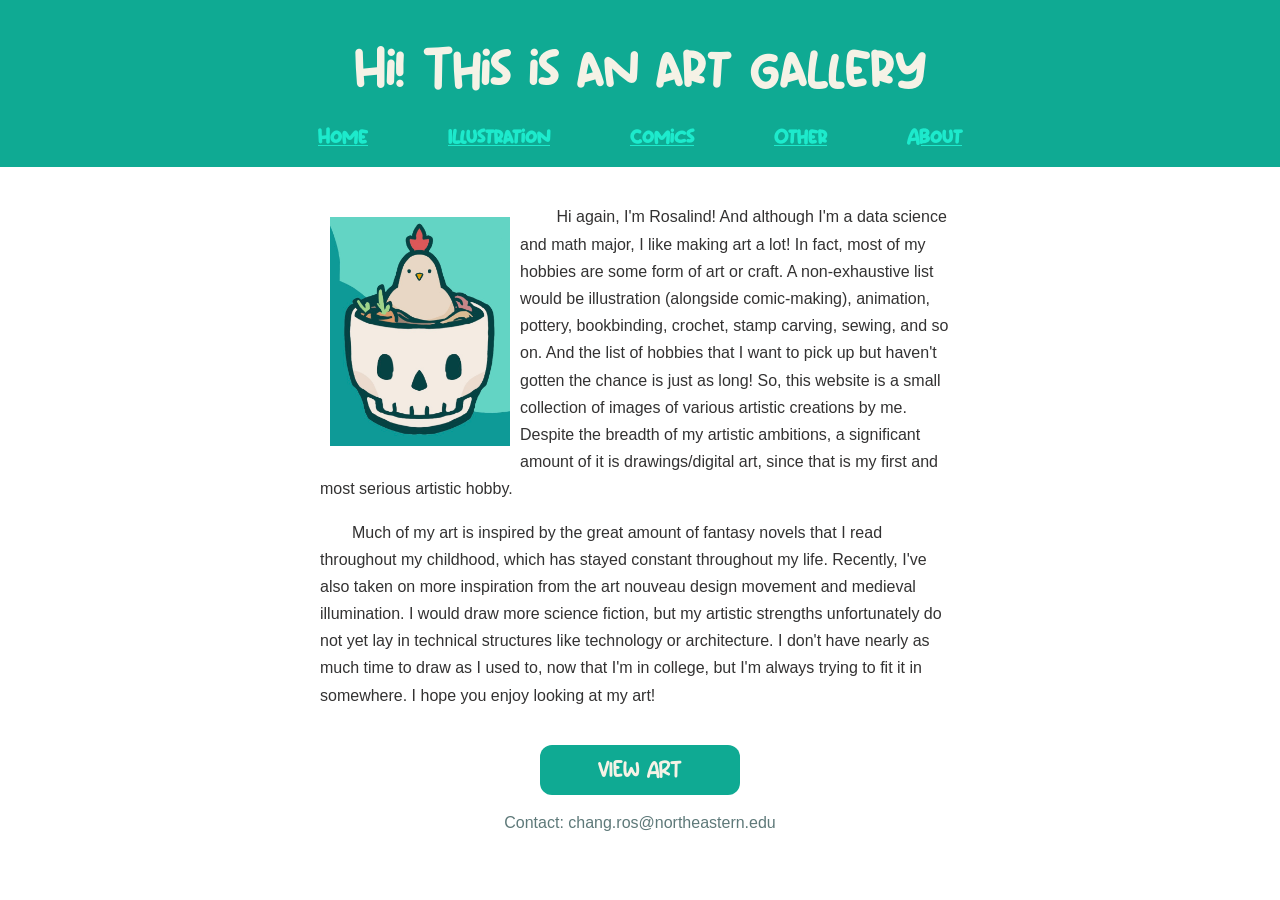
<file: index.html>
<!DOCTYPE html>
<html lang="en">
<head>
    <meta charset="UTF-8">
    <meta name="viewport" content="width=device-width, initial-scale=1.0">
    <title>Personal Website</title>
    <link rel="stylesheet" href="style.css">
</head>
<body>
    <header>
        <div class = "pagetop">
            <div>
                <h1 id="greeting">Hi! This is an art gallery</h1>
            </div>
            <nav>
                <ul>
                    <li><h2><a href="index.html">Home</a></h2></li>
                    <li><h2><a href="illo.html">Illustration</a></h2></li>
                    <li><h2><a href="comic.html">Comics</a></h2></li>
                    <li><h2><a href="other.html">Other</a></h2></li>
                    <li><h2><a href="about.html" >About</a></h3></li>
                </ul>
            </nav>
        </div>

    </header>

  
    <div class="maintext">
        <img id = "mainimage" src="images/birdbrainsoup.jpeg" alt="" width = 180>
        <p id = 'main'> &emsp;&emsp; Hi again, I'm Rosalind! And although I'm a data science and math major, I like making art a lot! In fact, most of my hobbies are some form of art or craft.
         A non-exhaustive list would be illustration (alongside comic-making), animation, pottery, bookbinding, crochet, stamp carving, sewing, and so on. 
         And the list of hobbies that I want to pick up but haven't gotten the chance is just as long! 
         So, this website is a small collection of images of various artistic creations by me. 
         Despite the breadth of my artistic ambitions, a significant amount of it is drawings/digital art, since that is my first and most serious artistic hobby. </p>
    
    <p>
        &emsp;&emsp;Much of my art is inspired by the great amount of fantasy novels that I read throughout my childhood, which has stayed constant throughout my life. 
        Recently, I've also taken on more inspiration from the art nouveau design movement and medieval illumination. 
        I would draw more science fiction, but my artistic strengths unfortunately do not yet lay in technical structures like technology or architecture. 
        I don't have nearly as much time to draw as I used to, now that I'm in college, but I'm always trying to fit it in somewhere. 
        I hope you enjoy looking at my art!  </p></div>

        <button id = 'navigationButton' class="center" style="width: 200px; height: 50px; background-color: #0faa93; color: #F5F2E6; font-family: Mabook; font-size: 20px; border: none; border-radius: 12px;">VIEW ART</button>
    <script>
        const navigationButton = document.getElementById('navigationButton')
        navigationButton.addEventListener('click', function(){
            window.location.href = 'illo.html';
        }

        )
    </script>
    

<p class= "center" style = "text-align: center; color: rgb(94, 121, 121);">Contact: chang.ros@northeastern.edu</p>
    
</body>
</html>
</file>
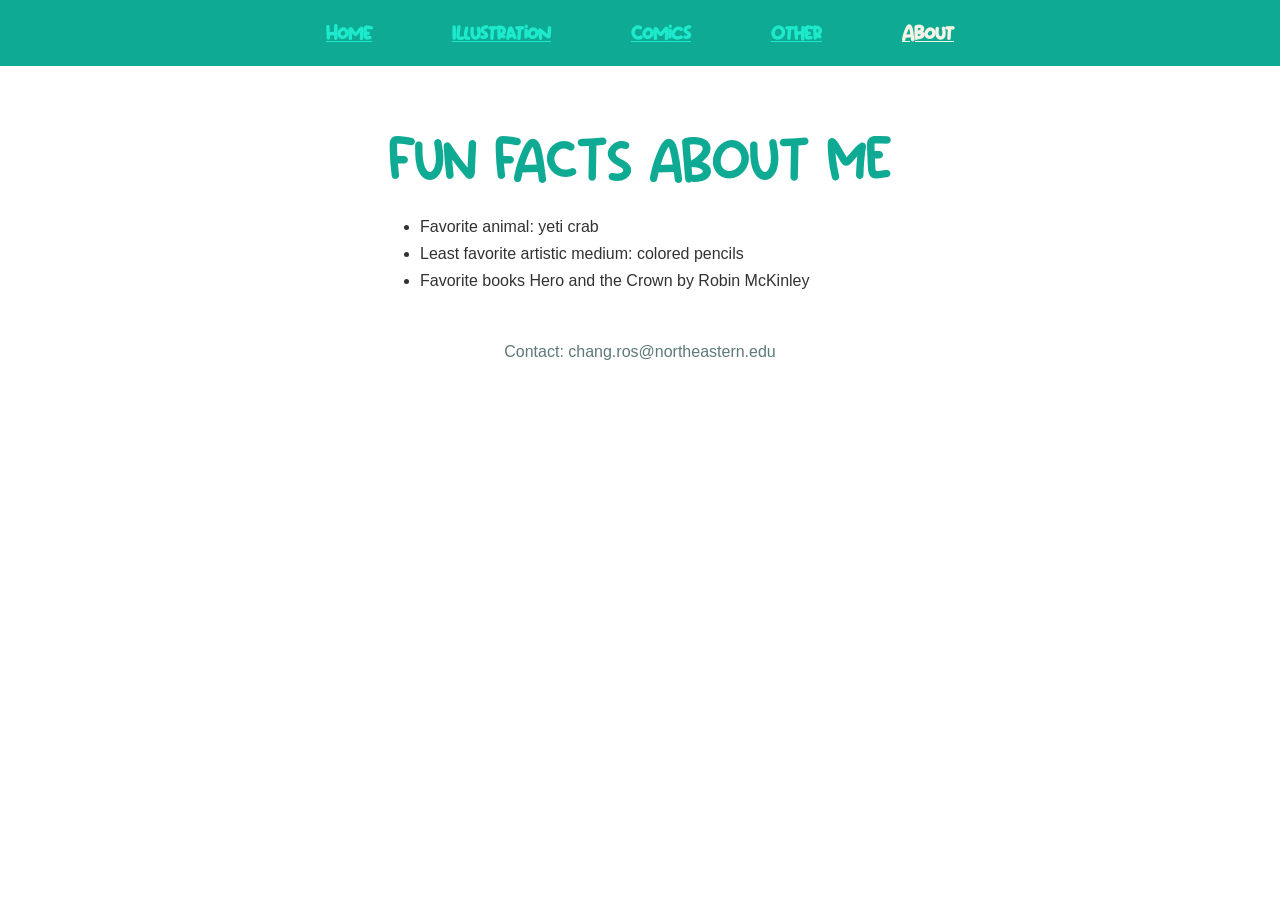
<file: about.html>
<!DOCTYPE html>
<html lang="en">
<head>
    <meta charset="UTF-8">
    <meta name="viewport" content="width=device-width, initial-scale=1.0">
    <title>Personal Website</title>
    <link rel="stylesheet" href="style.css">
</head>
<body>
   <header>
        <div class = "pagetop">

            <nav>
                <ul>
                    <li><h3><a href="index.html">Home</a></h3></li>
                    <li><h3><a href="illo.html">Illustration</a></h3></li>
                    <li><h3><a href="comic.html">Comics</a></h3></li>
                    <li><h3><a href="other.html">Other</a></h3></li>
                    <li><h3><a href="about.html" class="highlight">About</a></h3></li>

                </ul>
            </nav>
        </div>

    </header>

    <div class = "maintext">
        <h1 style = "color:#0faa93 "> FUN FACTS ABOUT ME</h1>
        <ul style="list-style-type:disc; flex-direction:column; margin: 10px 100px">
            <li> Favorite animal: yeti crab </li>
            <li> Least favorite artistic medium: colored pencils</li>
            <li>Favorite books Hero and the Crown by Robin McKinley</li>

        </ul>
    </div>

<p class= "center" style = "text-align: center; color: rgb(94, 121, 121);">Contact: chang.ros@northeastern.edu</p>
</body>
</html>
</file>
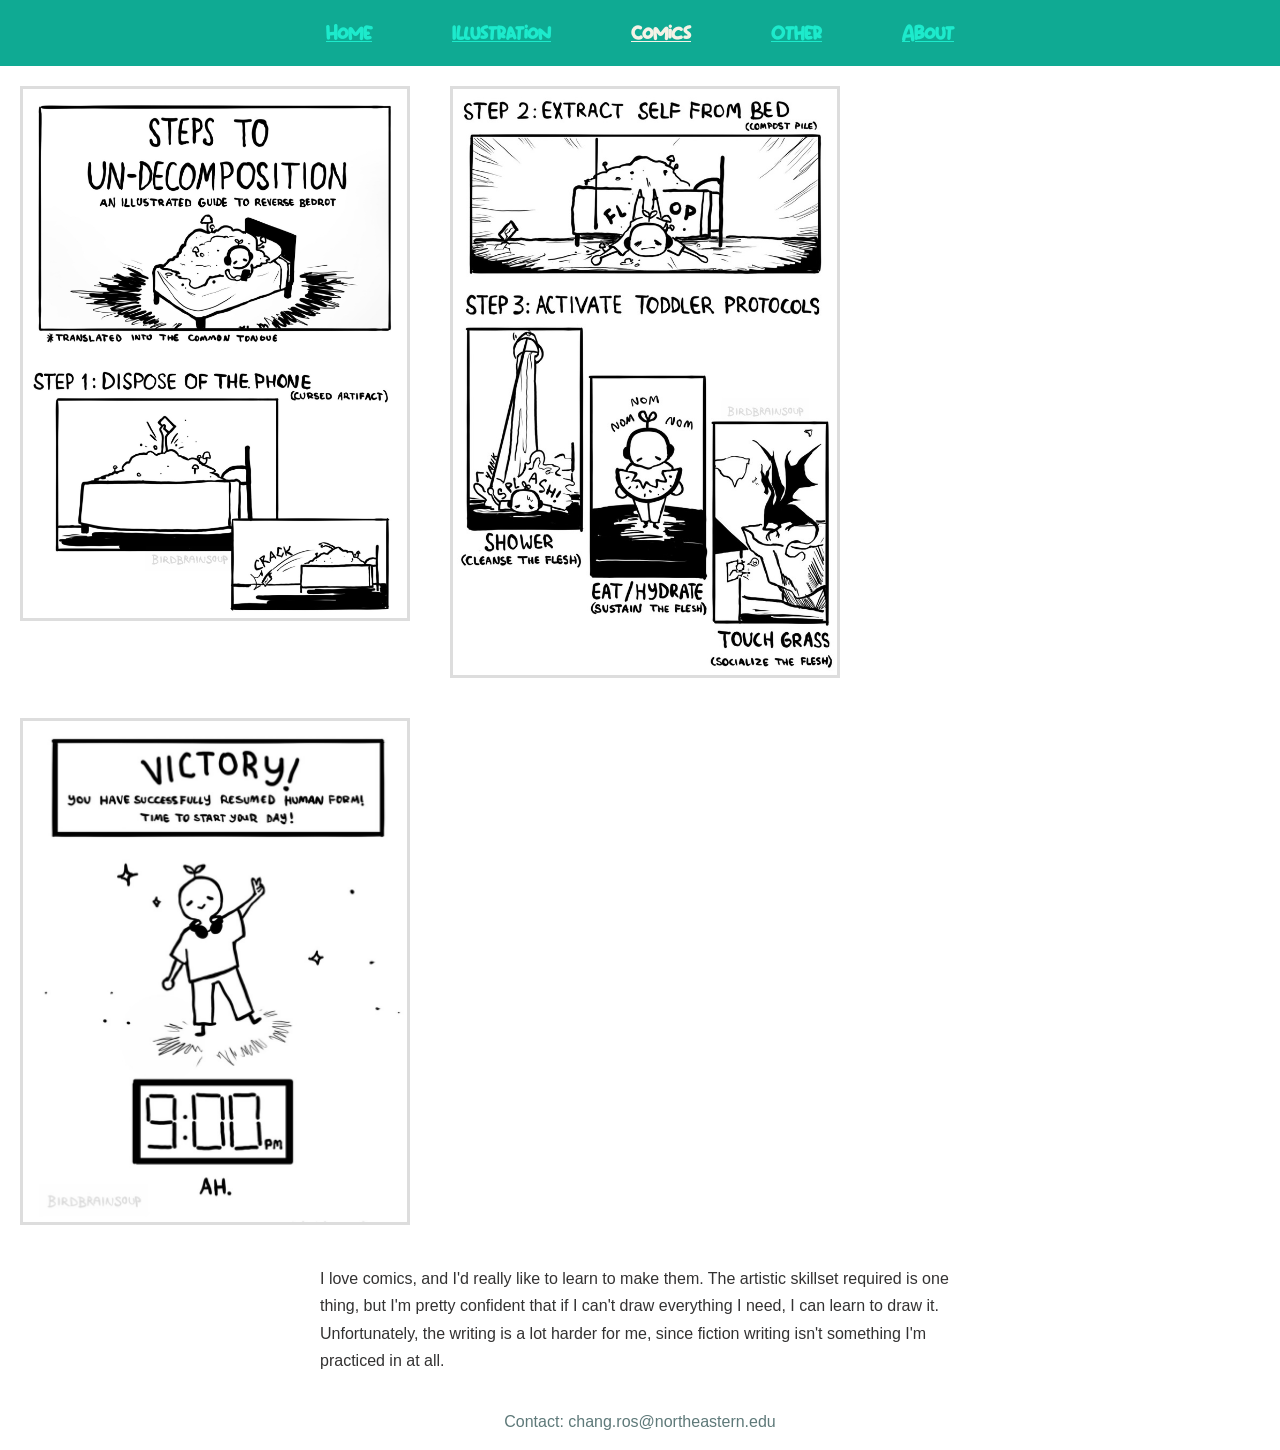
<file: comic.html>
<!DOCTYPE html>
<html lang="en">
<head>
    <meta charset="UTF-8">
    <meta name="viewport" content="width=device-width, initial-scale=1.0">
    <title>Personal Website </title>
    <link rel="stylesheet" href="style.css">
</head>
<body>
   <header>
        <div class = "pagetop">

            <nav>
                <ul>
                    <li><h3><a href="index.html">Home</a></h3></li>
                    <li><h3><a href="illo.html" >Illustration</a></h3></li>
                    <li><h3><a href="comic.html"class="highlight">Comics</a></h3></li>
                    <li><h3><a href="other.html">Other</a></h3></li>
                    <li><h3><a href="about.html" >About</a></h3></li>

                </ul>
            </nav>
        </div>

    </header>

    <img src="images/decom1.jpeg" alt="" width = 30%vw class = "display" style="border: 3px solid #ddd">
    <img src="images/decom2.jpeg" alt="" width = 30%vw class = "display" style="border: 3px solid #ddd">
    <img src="images/decom3.jpeg" alt="" width = 30%vw class = "display" style="border: 3px solid #ddd">
    
    <p class="maintext"style="clear: both;"> I love comics, and I'd really like to learn to make them.
        The artistic skillset required is one thing, but I'm pretty confident that if I can't draw everything I need, I can learn to draw it.
        Unfortunately, the writing is a lot harder for me, since fiction writing isn't something I'm practiced in at all.  </p>
<p class= "center" style = "text-align: center; color: rgb(94, 121, 121);">Contact: chang.ros@northeastern.edu</p>
</body>
</html>
</file>
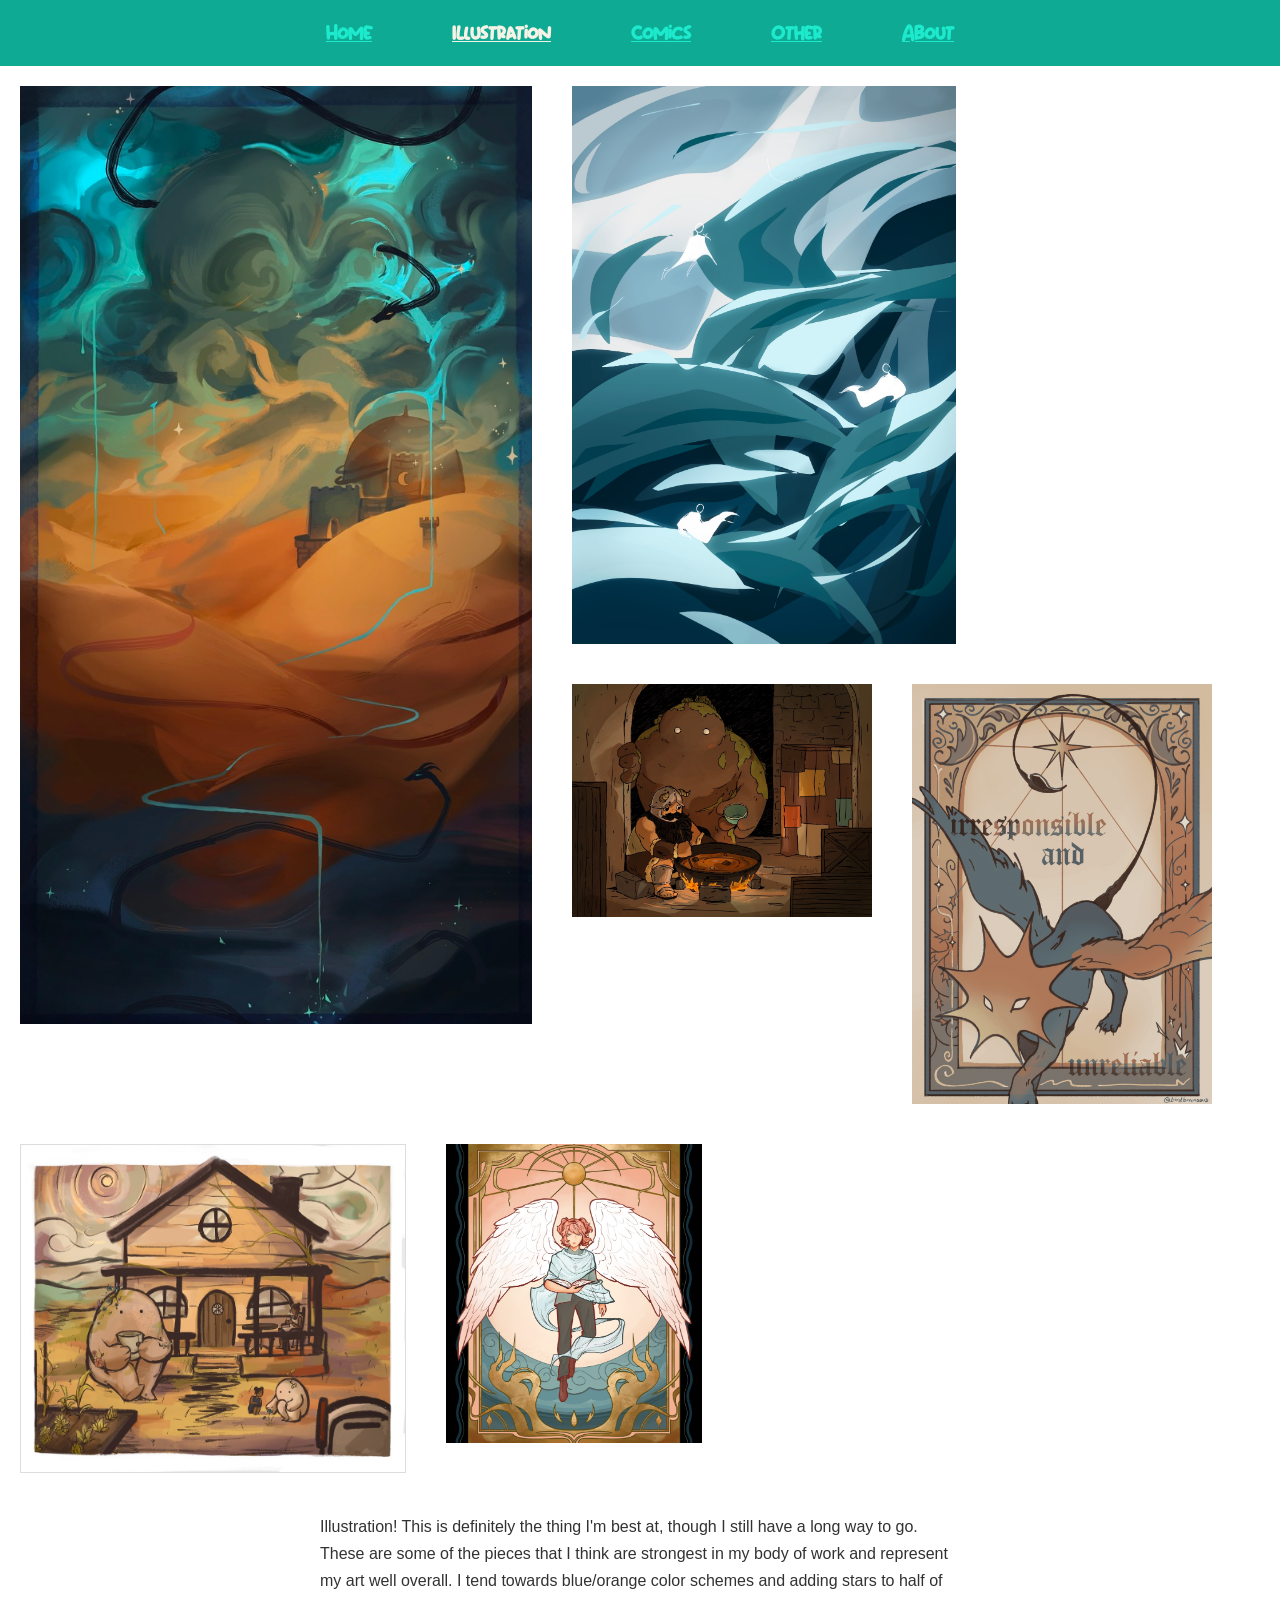
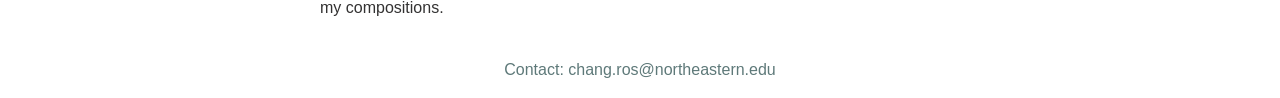
<file: illo.html>
<!DOCTYPE html>
<html lang="en">
<head>
    <meta charset="UTF-8">
    <meta name="viewport" content="width=device-width, initial-scale=1.0">
    <title>Personal Website </title>
    <link rel="stylesheet" href="style.css">
</head>
<body>
   <header>
        <div class = "pagetop">

            <nav>
                <ul>
                    <li><h3><a href="index.html">Home</a></h3></li>
                    <li><h3><a href="illo.html" class="highlight">Illustration</a></h3></li>
                    <li><h3><a href="comic.html">Comics</a></h3></li>
                    <li><h3><a href="other.html">Other</a></h3></li>
                    <li><h3><a href="about.html" >About</a></h3></li>
                </ul>
            </nav>
        </div>

    </header>

    <img src="images/skyfall.jpeg" alt="" width= 40%; class = "display">
    <img src="images/waves.jpeg" alt="" width= 30%; class = "display">
    <img src="images/soup.jpeg" alt="" width = 300 class = "display">
    <img src="images/irresponsible.jpeg" alt="" width = 300 class = "display">
    <img src="images/content.jpeg" alt="" width = 30% class = "display" style="border: 1px solid #ddd">
    <img src="images/lev.jpeg" alt="" width = 20% class = "display">

    <p class="maintext"style="clear: both;"> Illustration! This is definitely the thing I'm best at, though I still have a long way to go.
        These are some of the pieces that I think are strongest in my body of work and represent my art well overall. 
        I tend towards blue/orange color schemes and adding stars to half of my compositions.  </p>
<p class= "center" style = "text-align: center; color: rgb(94, 121, 121); display: block;">Contact: chang.ros@northeastern.edu</p>
</body>
</html>
</file>
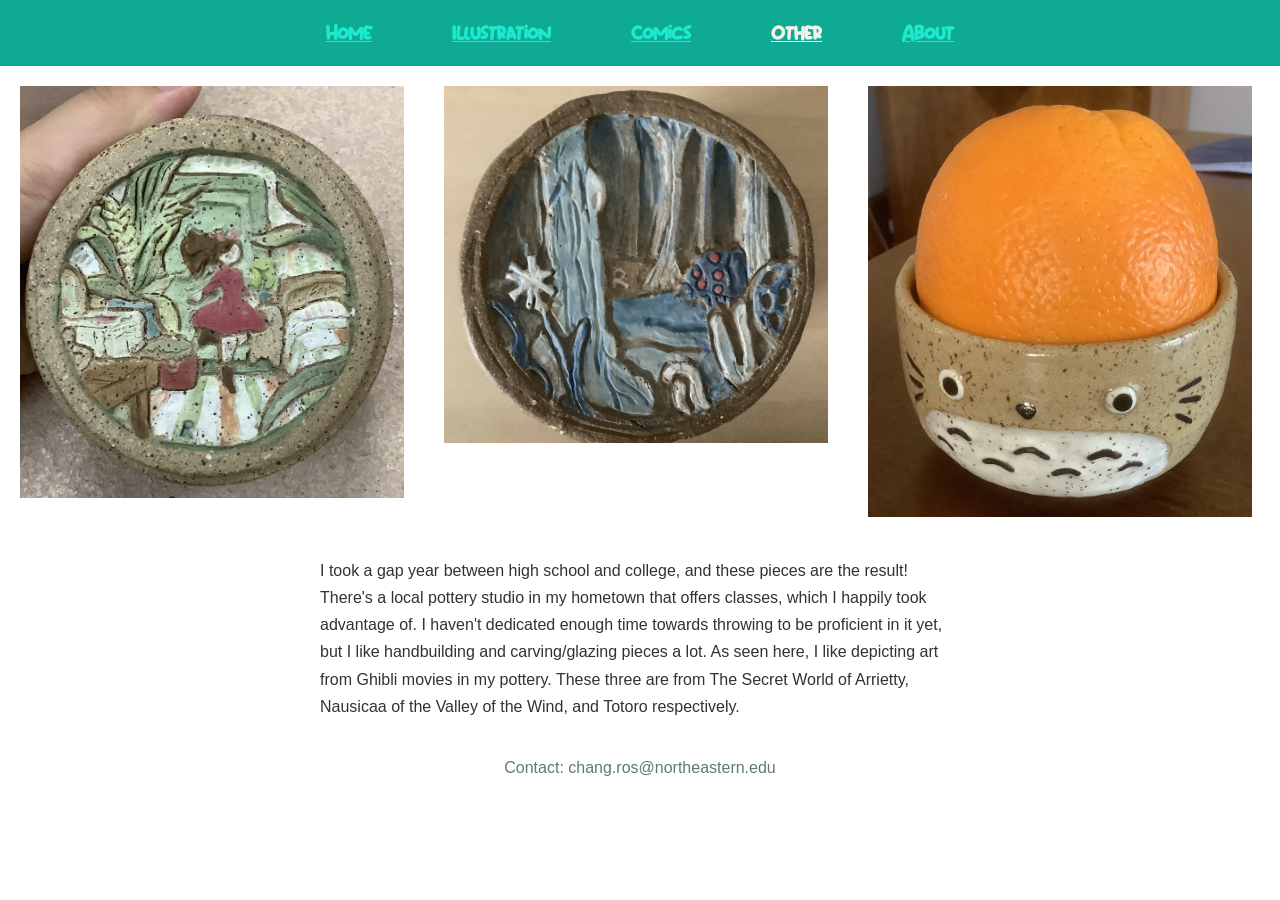
<file: other.html>
<!DOCTYPE html>
<html lang="en">
<head>
    <meta charset="UTF-8">
    <meta name="viewport" content="width=device-width, initial-scale=1.0">
    <title>Personal Website </title>
    <link rel="stylesheet" href="style.css">
</head>
<body>
   <header>
        <div class = "pagetop">

            <nav>
                <ul>
                    <li><h3><a href="index.html">Home</a></h3></li>
                    <li><h3><a href="illo.html" >Illustration</a></h3></li>
                    <li><h3><a href="comic.html">Comics</a></h3></li>
                    <li><h3><a href="other.html"class="highlight">Other</a></h3></li>
                    <li><h3><a href="about.html" >About</a></h3></li>
                </ul>
            </nav>
        </div>

    </header>

    <img src="images/ceram_arrietty.jpg" alt="" width = 30%vw class = "display">
    <img src="images/ceram_nausicaa.jpg" alt="" width = 30%vw class = "display">
    <img src="images/ceram_totoro.jpg" alt="" width = 30%vw class = "display">

    <p class="maintext"style="clear: both;">I took a gap year between high school and college, and these pieces are the result! 
        There's a local pottery studio in my hometown that offers classes, which I happily took advantage of. 
        I haven't dedicated enough time towards throwing to be proficient in it yet, but I like handbuilding and carving/glazing pieces a lot. 
        As seen here, I like depicting art from Ghibli movies in my pottery. 
        These three are from The Secret World of Arrietty, Nausicaa of the Valley of the Wind, and Totoro respectively. </p>
    <p class= "center" style = "text-align: center; color: rgb(94, 121, 121); display: block;">Contact: chang.ros@northeastern.edu</p>
    

</body>
</html>
</file>
<file: style.css>
body {
  background-color:#fff;
  color:#333232;
  font-family:-apple-system,BlinkMacSystemFont,Segoe UI,Roboto,Helvetica Neue,Arial,Noto Sans,sans-serif,Apple Color Emoji,Segoe UI Emoji,Segoe UI Symbol,Noto Color Emoji;
  font-size:1rem;
  font-weight:normal;
  line-height:1.5;
  margin: 0;

}

@font-face {
  font-family: almondMocca;
  src: url(almondMocca.otf);
}

@font-face {
  font-family: Mabook;
  src: url(Mabook.otf);
}

h1,h2,h3,h4,h5 {
  font-family: Mabook;
  text-align: center
}

h1 {
  font-size:4vw;
  margin: 0;
  padding: 30px 35px 0px;
  color: #F5F2E6;
  font-weight: normal;

}


h2 {
    font-size: 1.5vw;
}

a {
  color: #1deacc
}

nav {
  justify-items: center;
  display: grid;
}

ul {
  list-style-type: none;
  display: flex;
  flex-direction: row;
  margin: 0;
  padding: 0;
  
}

ul li a {
  display: block;
  text-align: center;
  padding: 0px 40px;

}

.maintext {
  padding: 20px 25vw;
    line-height:1.7;

  
}

.pagetop {
    background-color: #0faa93;
    margin: 0;
}
.center {
    display: block;
  margin-left: auto;
  margin-right: auto;
  width: 50%;
}

.highlight {
    color: #F5F2E6;
}

img {
    margin: 20px;
    float: left;
}

#mainimage {
    float: left;
    margin: 30px 10px 10px 10px;
}
</file>
